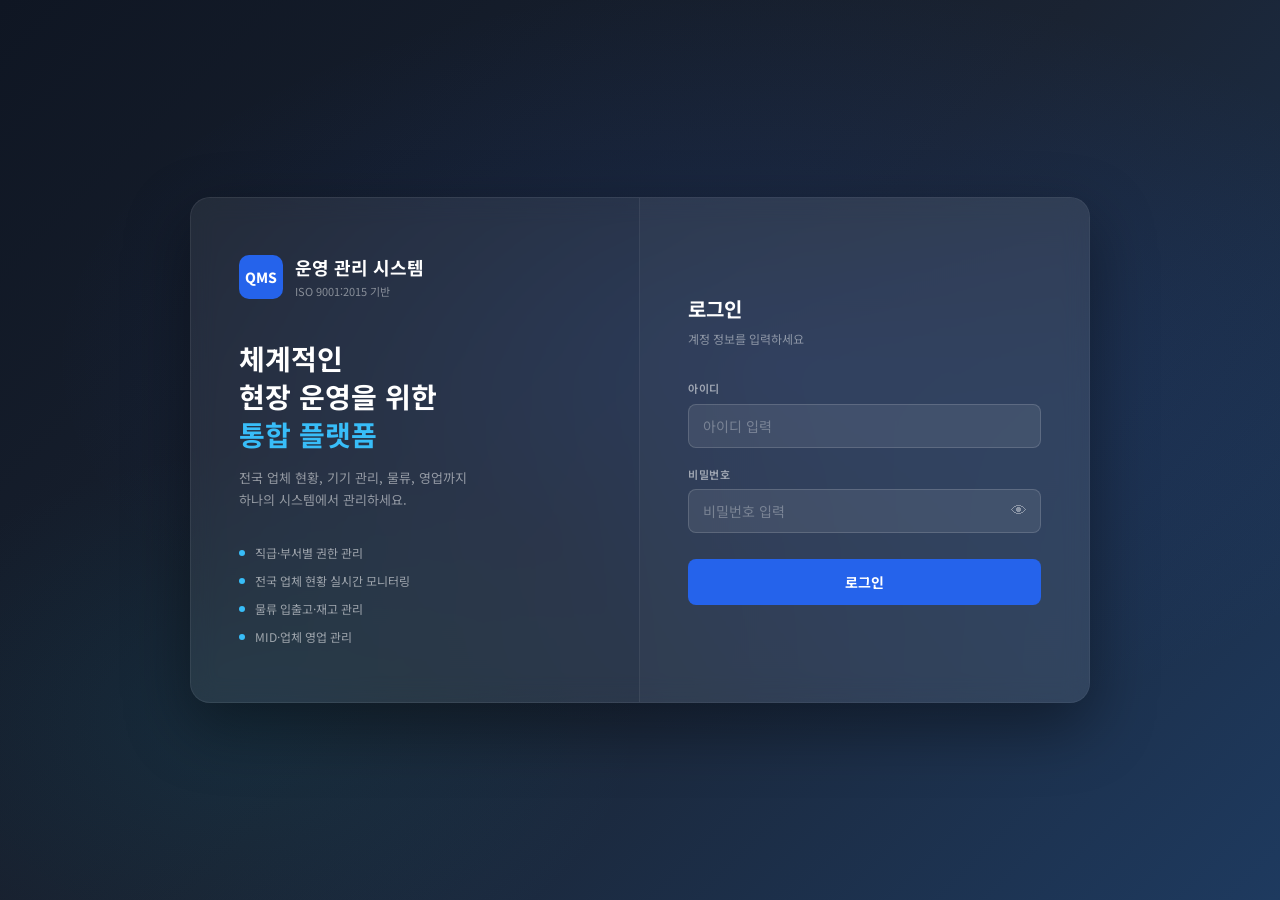
<file: index.html>
<!DOCTYPE html>
<html lang="ko">
<head>
  <meta charset="UTF-8">
  <meta name="viewport" content="width=device-width, initial-scale=1.0">
  <title>QMS — 로그인</title>
  <link rel="stylesheet" href="css/style.css">
</head>
<body>

<!-- 로딩 오버레이 -->
<div class="loading-overlay" id="loading-overlay">
  <div class="spinner"></div>
  <div class="loading-text" id="loading-text">확인 중...</div>
</div>

<!-- 로그인 페이지 -->
<div class="login-page">
  <div class="login-grid">

    <!-- 왼쪽: 브랜드 -->
    <div class="login-left">
      <div class="login-logo">
        <div class="login-logo-icon">QMS</div>
        <div>
          <div class="login-logo-text">운영 관리 시스템</div>
          <div class="login-logo-sub">ISO 9001:2015 기반</div>
        </div>
      </div>
      <div class="login-tagline">
        체계적인<br>현장 운영을 위한<br><span>통합 플랫폼</span>
      </div>
      <div class="login-desc">
        전국 업체 현황, 기기 관리, 물류, 영업까지<br>하나의 시스템에서 관리하세요.
      </div>
      <div class="login-features">
        <div class="login-feat"><div class="login-feat-dot"></div>직급·부서별 권한 관리</div>
        <div class="login-feat"><div class="login-feat-dot"></div>전국 업체 현황 실시간 모니터링</div>
        <div class="login-feat"><div class="login-feat-dot"></div>물류 입출고·재고 관리</div>
        <div class="login-feat"><div class="login-feat-dot"></div>MID·업체 영업 관리</div>
      </div>
    </div>

    <!-- 오른쪽: 로그인 폼 -->
    <div class="login-right">
      <div class="login-form-title">로그인</div>
      <div class="login-form-sub">계정 정보를 입력하세요</div>

      <div id="login-error" class="login-error"></div>

      <div class="form-field">
        <label class="form-label">아이디</label>
        <input class="form-input" type="text" id="login-id"
               placeholder="아이디 입력" autocomplete="username">
      </div>

      <div class="form-field">
        <label class="form-label">비밀번호</label>
        <div class="input-wrap">
          <input class="form-input" type="password" id="login-pw"
                 placeholder="비밀번호 입력" autocomplete="current-password">
          <button class="input-toggle" id="pw-toggle"
                  onclick="UI.togglePw('login-pw', this)" type="button">👁</button>
        </div>
      </div>

      <button class="btn-login" id="login-btn" onclick="Auth.doLogin()">로그인</button>
    </div>

  </div>
</div>

<!-- 토스트 -->
<div class="toast" id="toast"></div>

<!-- JS 로드 순서 중요 -->
<script src="js/config.js"></script>
<script src="js/ui.js"></script>
<script src="js/api.js"></script>
<script src="js/auth.js"></script>
<script>
  /* 이미 로그인 상태면 앱으로 바로 이동 */
  window.addEventListener('DOMContentLoaded', () => {
    if (Auth.getSession()) {
      window.location.href = 'app.html';
    }
  });

  /* 키보드 Enter 지원 */
  document.addEventListener('keydown', e => {
    if (e.key !== 'Enter') return;
    if (document.activeElement?.id === 'login-id') {
      document.getElementById('login-pw').focus();
    } else {
      Auth.doLogin();
    }
  });
</script>
</body>
</html>
</file>
<file: css/style.css>
@import url('https://fonts.googleapis.com/css2?family=Noto+Sans+KR:wght@300;400;500;600;700&display=swap');

/* ══════════════════════════════════
   CSS VARIABLES
══════════════════════════════════ */
:root {
  --navy:       #0f1623;
  --navy2:      #1a2332;
  --blue:       #2563eb;
  --blue2:      #1d4ed8;
  --blue-lt:    #eff6ff;
  --teal:       #0891b2;
  --accent:     #38bdf8;
  --surface:    #ffffff;
  --bg:         #f1f5f9;
  --bg2:        #e8edf5;
  --border:     #d1d9e6;
  --border2:    #c4cfe0;
  --text:       #1e2a3a;
  --text2:      #4a5568;
  --text3:      #8a96a8;
  --success:    #059669;
  --success-lt: #ecfdf5;
  --warn:       #d97706;
  --warn-lt:    #fffbeb;
  --danger:     #dc2626;
  --danger-lt:  #fef2f2;
  --purple:     #7c3aed;
  --purple-lt:  #f5f3ff;
  --r:          8px;
  --r-lg:       12px;
  --shadow:     0 1px 4px rgba(0,0,0,.07), 0 2px 6px rgba(0,0,0,.04);
  --shadow-lg:  0 8px 32px rgba(0,0,0,.12);
}

/* ══ RESET ══ */
*, *::before, *::after { box-sizing: border-box; margin: 0; padding: 0; }
body { font-family: 'Noto Sans KR', sans-serif; background: var(--bg); color: var(--text); font-size: 13px; line-height: 1.5; }

/* ══ LOADING ══ */
.loading-overlay { display:none; position:fixed; inset:0; background:rgba(15,22,35,.88); z-index:9999; align-items:center; justify-content:center; flex-direction:column; gap:16px; backdrop-filter:blur(4px); }
.loading-overlay.show { display:flex; }
.spinner { width:38px; height:38px; border:3px solid rgba(255,255,255,.15); border-top-color:var(--accent); border-radius:50%; animation:spin .8s linear infinite; }
@keyframes spin { to { transform:rotate(360deg); } }
.loading-text { font-size:13px; color:rgba(255,255,255,.6); }

/* ══ LOGIN ══ */
.login-page { min-height:100vh; background:linear-gradient(135deg,var(--navy) 0%,var(--navy2) 50%,#1e3a5f 100%); display:flex; align-items:center; justify-content:center; position:relative; overflow:hidden; }
.login-page::before { content:''; position:absolute; inset:0; background:radial-gradient(ellipse 80% 60% at 60% 40%,rgba(37,99,235,.15) 0%,transparent 70%),radial-gradient(ellipse 50% 50% at 20% 80%,rgba(8,145,178,.1) 0%,transparent 60%); pointer-events:none; }
.login-grid { position:relative; z-index:1; display:grid; grid-template-columns:1fr 1fr; width:900px; max-width:95vw; background:rgba(255,255,255,.04); border:1px solid rgba(255,255,255,.1); border-radius:20px; box-shadow:0 24px 64px rgba(0,0,0,.4); overflow:hidden; backdrop-filter:blur(12px); }
.login-left { padding:56px 48px; background:rgba(255,255,255,.03); border-right:1px solid rgba(255,255,255,.08); display:flex; flex-direction:column; justify-content:center; }
.login-logo { display:flex; align-items:center; gap:12px; margin-bottom:40px; }
.login-logo-icon { width:44px; height:44px; background:var(--blue); border-radius:10px; display:flex; align-items:center; justify-content:center; font-weight:800; font-size:14px; color:#fff; }
.login-logo-text { font-size:18px; font-weight:700; color:#fff; }
.login-logo-sub  { font-size:11px; color:rgba(255,255,255,.45); margin-top:2px; }
.login-tagline { font-size:28px; font-weight:700; color:#fff; line-height:1.35; margin-bottom:14px; }
.login-tagline span { color:var(--accent); }
.login-desc { font-size:13px; color:rgba(255,255,255,.5); line-height:1.7; }
.login-features { margin-top:32px; display:flex; flex-direction:column; gap:10px; }
.login-feat { display:flex; align-items:center; gap:10px; font-size:12px; color:rgba(255,255,255,.55); }
.login-feat-dot { width:6px; height:6px; border-radius:50%; background:var(--accent); flex-shrink:0; }
.login-right { padding:56px 48px; background:rgba(255,255,255,.06); display:flex; flex-direction:column; justify-content:center; }
.login-form-title { font-size:20px; font-weight:700; color:#fff; margin-bottom:6px; }
.login-form-sub   { font-size:12px; color:rgba(255,255,255,.45); margin-bottom:32px; }
.form-field { margin-bottom:18px; }
.form-label { display:block; font-size:11px; font-weight:600; color:rgba(255,255,255,.55); letter-spacing:.5px; text-transform:uppercase; margin-bottom:7px; }
.form-input { width:100%; padding:11px 14px; background:rgba(255,255,255,.08); border:1px solid rgba(255,255,255,.15); border-radius:var(--r); font-size:14px; font-family:inherit; color:#fff; outline:none; transition:all .2s; }
.form-input::placeholder { color:rgba(255,255,255,.3); }
.form-input:focus { border-color:var(--accent); background:rgba(255,255,255,.12); box-shadow:0 0 0 3px rgba(56,189,248,.2); }
.input-wrap { position:relative; }
.input-toggle { position:absolute; right:12px; top:50%; transform:translateY(-50%); background:none; border:none; color:rgba(255,255,255,.4); cursor:pointer; font-size:16px; padding:2px; transition:color .15s; }
.input-toggle:hover { color:rgba(255,255,255,.8); }
.login-error { background:rgba(220,38,38,.15); border:1px solid rgba(220,38,38,.3); border-radius:var(--r); padding:10px 14px; font-size:12px; color:#fca5a5; margin-bottom:16px; display:none; animation:shake .3s ease; }
@keyframes shake { 0%,100%{transform:translateX(0)} 25%{transform:translateX(-6px)} 75%{transform:translateX(6px)} }
.btn-login { width:100%; padding:13px; background:var(--blue); color:#fff; border:none; border-radius:var(--r); font-size:14px; font-weight:700; font-family:inherit; cursor:pointer; transition:all .2s; margin-top:8px; }
.btn-login:hover { background:var(--blue2); transform:translateY(-1px); box-shadow:0 4px 16px rgba(37,99,235,.4); }
.btn-login.loading { pointer-events:none; opacity:.7; }

/* ══ APP SHELL ══ */
.app-header { height:56px; background:var(--surface); border-bottom:1px solid var(--border); display:flex; align-items:center; padding:0 20px; gap:14px; flex-shrink:0; box-shadow:var(--shadow); z-index:50; }
.app-logo { display:flex; align-items:center; gap:10px; }
.app-logo-icon { width:30px; height:30px; background:var(--blue); border-radius:7px; display:flex; align-items:center; justify-content:center; font-weight:800; font-size:11px; color:#fff; }
.app-logo-text { font-weight:700; font-size:14px; }
.app-logo-sub  { font-size:10px; color:var(--text3); margin-top:1px; }
.header-spacer { flex:1; }
.sync-bar { display:flex; align-items:center; gap:6px; font-size:11px; color:var(--text3); }
.sync-dot { width:7px; height:7px; border-radius:50%; background:var(--success); animation:pulse 2.4s ease-in-out infinite; }
.sync-dot.error   { background:var(--danger); animation:none; }
.sync-dot.syncing { background:var(--warn); animation:pulse .6s infinite; }
@keyframes pulse { 0%,100%{opacity:1} 50%{opacity:.3} }
.header-user-pill { display:flex; align-items:center; gap:8px; padding:5px 12px 5px 5px; border:1px solid var(--border); border-radius:20px; background:var(--bg); cursor:default; transition:all .15s; }
.header-user-name { font-size:12px; font-weight:600; }
.header-user-role { font-size:10px; color:var(--text3); }
.btn-logout { padding:6px 12px; border-radius:6px; font-size:12px; font-weight:600; background:transparent; border:1px solid var(--border2); color:var(--text2); cursor:pointer; transition:all .15s; font-family:inherit; }
.btn-logout:hover { background:var(--danger-lt); color:var(--danger); border-color:#fca5a5; }

/* ══ AVATAR ══ */
.avatar { width:26px; height:26px; border-radius:50%; display:flex; align-items:center; justify-content:center; font-size:10px; font-weight:700; color:#fff; flex-shrink:0; }
.av-admin   { background:var(--purple); }
.av-manager { background:var(--blue); }
.av-staff   { background:var(--teal); }
.av-viewer  { background:var(--text3); }

/* ══ SIDEBAR ══ */
.app-body { display:flex; flex:1; overflow:hidden; }
.sidebar { width:210px; background:var(--surface); border-right:1px solid var(--border); display:flex; flex-direction:column; flex-shrink:0; overflow-y:auto; padding:12px 10px; }
.nav-section-label { font-size:9px; font-weight:700; color:var(--text3); letter-spacing:1.2px; text-transform:uppercase; padding:0 8px; margin:14px 0 6px; }
.nav-section-label:first-child { margin-top:0; }
.nav-item { display:flex; align-items:center; gap:9px; padding:8px 10px; border-radius:var(--r); cursor:pointer; color:var(--text2); font-size:13px; font-weight:500; transition:all .15s; margin-bottom:2px; user-select:none; }
.nav-item:hover  { background:var(--bg); color:var(--text); }
.nav-item.active { background:var(--blue-lt); color:var(--blue); font-weight:600; }
.nav-icon  { font-size:15px; width:18px; text-align:center; }
.nav-badge { margin-left:auto; font-size:10px; font-weight:700; padding:1px 6px; border-radius:10px; background:var(--bg2); color:var(--text3); }
.nav-item.active .nav-badge { background:var(--blue); color:#fff; }
.nav-locked { opacity:.4; cursor:not-allowed; }
.nav-locked:hover { background:transparent; color:var(--text2); }

/* ══ MAIN CONTENT ══ */
.main-content { flex:1; overflow-y:auto; padding:24px; }
.page-view        { display:none; }
.page-view.active { display:block; animation:fadeIn .2s ease; }
@keyframes fadeIn { from{opacity:0;transform:translateY(4px)} to{opacity:1;transform:translateY(0)} }

/* ══ PAGE HEADER ══ */
.page-hd { display:flex; align-items:flex-start; margin-bottom:20px; gap:14px; }
.page-hd-text { flex:1; }
.page-title { font-size:17px; font-weight:700; color:var(--text); }
.page-sub   { font-size:12px; color:var(--text3); margin-top:3px; }

/* ══ BUTTONS ══ */
.btn { padding:8px 14px; border-radius:var(--r); font-size:12px; font-weight:600; cursor:pointer; border:1.5px solid transparent; transition:all .15s; display:inline-flex; align-items:center; gap:6px; font-family:inherit; white-space:nowrap; }
.btn:active { transform:scale(.98); }
.btn:disabled { opacity:.45; cursor:not-allowed; }
.btn-primary   { background:var(--blue);        color:#fff;           border-color:var(--blue2); }
.btn-primary:hover   { background:var(--blue2); box-shadow:0 2px 8px rgba(37,99,235,.3); }
.btn-secondary { background:var(--surface);     color:var(--text2);   border-color:var(--border2); }
.btn-secondary:hover { background:var(--bg); }
.btn-danger    { background:var(--danger-lt);   color:var(--danger);  border-color:#fca5a5; }
.btn-danger:hover    { background:#fee2e2; }
.btn-success   { background:var(--success-lt);  color:var(--success); border-color:#6ee7b7; }
.btn-success:hover   { background:#d1fae5; }
.btn-sm { padding:5px 10px; font-size:11px; border-radius:6px; }

/* ══ CARDS ══ */
.card { background:var(--surface); border:1px solid var(--border); border-radius:var(--r-lg); box-shadow:var(--shadow); margin-bottom:0; }
.card-header { padding:14px 18px; border-bottom:1px solid var(--border); display:flex; align-items:center; gap:10px; }
.card-title  { font-size:13px; font-weight:700; flex:1; }
.card-body   { padding:18px; }

/* 통계 카드 */
.stat-card { background:var(--surface); border:1px solid var(--border); border-radius:var(--r-lg); padding:16px 20px; box-shadow:var(--shadow); border-left:4px solid var(--border2); }
.stat-card-label { font-size:10px; font-weight:700; color:var(--text3); letter-spacing:.8px; text-transform:uppercase; margin-bottom:8px; }
.stat-card-value { font-size:26px; font-weight:800; color:var(--text); }
.stat-card-sub   { font-size:11px; color:var(--text3); margin-top:3px; }

/* ══ TABLE ══ */
.table-wrap { background:var(--surface); border:1px solid var(--border); border-radius:var(--r-lg); box-shadow:var(--shadow); overflow:hidden; }
table { width:100%; border-collapse:collapse; font-size:12px; }
thead { background:#f8fafc; }
th { padding:10px 14px; text-align:center; font-size:10px; font-weight:700; color:var(--text3); letter-spacing:.7px; text-transform:uppercase; border-bottom:1px solid var(--border); white-space:nowrap; }
td { padding:11px 14px; border-bottom:1px solid var(--border); color:var(--text); vertical-align:middle; text-align:center; }
tr:last-child td { border-bottom:none; }
tbody tr:hover td { background:#f5f8ff; }
tbody tr.sel td   { background:var(--blue-lt) !important; color:var(--blue); }
.td-left   { text-align:left !important; }
.td-right  { text-align:right !important; font-variant-numeric:tabular-nums; }
.td-mono   { font-family:monospace; font-weight:600; }
.td-muted  { color:var(--text3); }
.td-bold   { font-weight:600; }

/* ══ BADGES ══ */
.badge { display:inline-block; padding:3px 8px; border-radius:20px; font-size:11px; font-weight:600; white-space:nowrap; }
.b-admin    { background:var(--purple-lt); color:var(--purple); }
.b-manager  { background:var(--blue-lt);   color:var(--blue); }
.b-staff    { background:var(--success-lt);color:var(--success); }
.b-viewer   { background:var(--bg2);       color:var(--text3); }
.b-active   { background:var(--success-lt);color:var(--success); }
.b-inactive { background:var(--bg2);       color:var(--text3); }
.b-dept     { background:var(--warn-lt);   color:var(--warn); }
.b-dept2    { background:#f0fdf4; color:#15803d; }
.b-dept3    { background:#fdf2f8; color:#9d174d; }
.b-dept4    { background:#eff6ff; color:#1d4ed8; }

.action-row { display:flex; gap:4px; align-items:center; justify-content:center; }

/* ══ TOOLBAR ══ */
.toolbar { display:flex; gap:8px; margin-bottom:14px; align-items:center; flex-wrap:wrap; }
.search-wrap { position:relative; }
.search-icon { position:absolute; left:10px; top:50%; transform:translateY(-50%); font-size:13px; color:var(--text3); pointer-events:none; }
.search-input { padding:7px 12px 7px 32px; border:1px solid var(--border2); border-radius:var(--r); font-size:13px; font-family:inherit; color:var(--text); background:var(--surface); outline:none; transition:border-color .15s; width:220px; }
.search-input:focus { border-color:var(--blue); box-shadow:0 0 0 2px rgba(37,99,235,.1); }
.filter-select { border:1px solid var(--border2); border-radius:var(--r); padding:7px 10px; font-size:12px; background:var(--surface); color:var(--text2); cursor:pointer; outline:none; font-family:inherit; }
.filter-select:focus { border-color:var(--blue); }

/* ══ MODAL ══ */
.modal-overlay { display:none; position:fixed; inset:0; background:rgba(0,0,0,.45); z-index:1000; align-items:center; justify-content:center; backdrop-filter:blur(3px); }
.modal-overlay.open { display:flex; }
.modal { background:var(--surface); border-radius:var(--r-lg); width:520px; max-height:88vh; overflow-y:auto; box-shadow:var(--shadow-lg); animation:modalIn .2s ease; }
@keyframes modalIn { from{opacity:0;transform:translateY(-10px) scale(.97)} to{opacity:1;transform:none} }
.modal-hd { padding:20px 24px; border-bottom:1px solid var(--border); display:flex; align-items:center; }
.modal-title { font-size:15px; font-weight:700; flex:1; }
.modal-close { background:none; border:none; font-size:20px; cursor:pointer; color:var(--text3); padding:4px; line-height:1; transition:color .15s; }
.modal-close:hover { color:var(--text); }
.modal-body   { padding:22px 24px; }
.modal-footer { padding:14px 24px; border-top:1px solid var(--border); display:flex; justify-content:flex-end; gap:8px; background:#fafbfc; border-radius:0 0 var(--r-lg) var(--r-lg); }

/* ══ FORM FIELDS ══ */
.field { margin-bottom:14px; }
.field-label { display:block; font-size:11px; font-weight:700; color:var(--text2); letter-spacing:.3px; margin-bottom:5px; }
.field-required { color:var(--danger); margin-left:2px; }
.field-input { width:100%; padding:8px 12px; border:1.5px solid var(--border2); border-radius:var(--r); font-size:13px; font-family:inherit; color:var(--text); background:var(--surface); outline:none; transition:all .15s; }
.field-input:focus { border-color:var(--blue); box-shadow:0 0 0 3px rgba(37,99,235,.1); }
.field-input::placeholder { color:var(--text3); }
select.field-input { cursor:pointer; }
textarea.field-input { resize:vertical; }
.field-row  { display:grid; grid-template-columns:1fr 1fr; gap:12px; }
.field-hint { font-size:11px; color:var(--text3); margin-top:4px; }
.pw-wrap { position:relative; }
.pw-eye  { position:absolute; right:10px; top:50%; transform:translateY(-50%); background:none; border:none; cursor:pointer; color:var(--text3); font-size:15px; transition:color .15s; }
.pw-eye:hover { color:var(--text2); }
.strength-bar  { height:4px; border-radius:2px; margin-top:6px; background:var(--bg2); overflow:hidden; }
.strength-fill { height:100%; border-radius:2px; transition:all .3s; }

/* ══ TOGGLE ══ */
.check-toggle { width:36px; height:20px; border-radius:10px; border:none; cursor:pointer; position:relative; transition:all .2s; flex-shrink:0; }
.check-toggle.on  { background:var(--blue); }
.check-toggle.off { background:var(--border2); }
.check-toggle::after { content:''; position:absolute; top:2px; width:16px; height:16px; background:#fff; border-radius:50%; transition:left .2s; box-shadow:0 1px 3px rgba(0,0,0,.2); }
.check-toggle.on::after  { left:18px; }
.check-toggle.off::after { left:2px; }

/* ══ TAB NAV (공통) ══ */
.qms-tab-nav { display:flex; gap:0; border-bottom:2px solid var(--border); margin-bottom:20px; }
.qms-tab-btn { padding:10px 18px; font-size:12px; font-weight:600; cursor:pointer; border:1.5px solid transparent; border-bottom:none; background:transparent; color:var(--text3); transition:all .15s; font-family:inherit; border-radius:8px 8px 0 0; position:relative; bottom:-2px; }
.qms-tab-btn:hover  { background:var(--bg2); color:var(--text2); }
.qms-tab-btn.active { background:var(--surface); color:var(--blue); border-color:var(--border); border-bottom-color:var(--surface); font-weight:700; }

/* 기존 sales/machine 탭 → qms-tab-btn으로 통일 (하위 호환) */
.sales-tab-nav, .machine-tab-nav { display:flex; border-bottom:2px solid var(--border); margin-bottom:20px; }
.sales-tab-btn, .machine-tab-btn { padding:10px 18px; font-size:12px; font-weight:600; cursor:pointer; border:1.5px solid transparent; border-bottom:none; background:transparent; color:var(--text3); transition:all .15s; font-family:inherit; border-radius:8px 8px 0 0; position:relative; bottom:-2px; }
.sales-tab-btn:hover,  .machine-tab-btn:hover  { background:var(--bg2); color:var(--text2); }
.sales-tab-btn.active, .machine-tab-btn.active { background:var(--surface); color:var(--blue); border-color:var(--border); border-bottom-color:var(--surface); font-weight:700; }

/* ══ PERM MATRIX ══ */
.perm-grid { display:grid; grid-template-columns:180px repeat(2,1fr); border:1px solid var(--border); border-radius:var(--r-lg); overflow:hidden; background:var(--surface); box-shadow:var(--shadow); }
.perm-cell { padding:12px 10px; border-bottom:1px solid var(--border); border-right:1px solid var(--border); font-size:12px; display:flex; align-items:center; justify-content:center; }
.perm-cell:nth-child(3n) { border-right:none; }
.perm-cell.row-label   { justify-content:flex-start; font-weight:600; color:var(--text2); background:#fafbfc; }
.perm-cell.col-header  { font-size:10px; font-weight:700; letter-spacing:.5px; text-transform:uppercase; background:#f1f5f9; flex-direction:column; gap:4px; }
.perm-toggle { width:38px; height:22px; border-radius:11px; border:none; cursor:pointer; position:relative; transition:all .2s; flex-shrink:0; }
.perm-toggle.on  { background:var(--blue); }
.perm-toggle.off { background:var(--border2); }
.perm-toggle::after { content:''; position:absolute; top:3px; width:16px; height:16px; background:#fff; border-radius:50%; transition:left .2s; box-shadow:0 1px 3px rgba(0,0,0,.2); }
.perm-toggle.on::after  { left:19px; }
.perm-toggle.off::after { left:3px; }

/* ══ PERM LEVEL BUTTONS ══ */
.perm-level-btn { display:inline-flex; align-items:center; gap:5px; padding:5px 10px; border-radius:20px; font-size:11px; font-weight:600; cursor:pointer; transition:all .15s; user-select:none; border:1.5px solid transparent; }
.perm-level-btn:hover { filter:brightness(.93); }
.pl-none { background:var(--bg2);        color:var(--text3);    border-color:var(--border2); }
.pl-view { background:var(--blue-lt);    color:var(--blue);     border-color:#bfdbfe; }
.pl-edit { background:var(--success-lt); color:var(--success);  border-color:#6ee7b7; }
.perm-level-icon { font-size:12px; }
.perm-level-text { font-size:11px; }

/* ══ USER PERM PANEL ══ */
.user-perm-panel { background:var(--bg); border:1px solid var(--border); border-radius:var(--r); padding:4px 12px; margin-top:6px; }
.user-perm-row { display:flex; align-items:center; padding:10px 0; border-bottom:1px solid var(--border); gap:12px; }
.user-perm-row:last-child { border-bottom:none; }
.user-perm-label { flex:1; display:flex; flex-direction:column; gap:2px; }
.user-perm-label > span:first-child { font-size:13px; font-weight:600; color:var(--text); }
.user-perm-role-default { font-size:10px; color:var(--text3); }
.user-perm-btns { display:flex; gap:4px; }
.uperm-btn { padding:4px 9px; border-radius:6px; font-size:11px; font-weight:600; cursor:pointer; border:1.5px solid var(--border2); background:var(--surface); color:var(--text3); transition:all .15s; font-family:inherit; }
.uperm-btn:hover { border-color:var(--blue); color:var(--blue); }
.uperm-btn.selected            { background:var(--text);        color:#fff;             border-color:var(--text); }
.uperm-btn.uperm-none.selected { background:var(--bg2);         color:var(--text2);     border-color:var(--border2); }
.uperm-btn.uperm-view.selected { background:var(--blue-lt);     color:var(--blue);      border-color:#bfdbfe; }
.uperm-btn.uperm-edit.selected { background:var(--success-lt);  color:var(--success);   border-color:#6ee7b7; }

/* ══ ROLE CARDS ══ */
.role-cards-grid { display:grid; grid-template-columns:1fr 1fr; gap:10px; margin-top:8px; }
.role-card { border:2px solid var(--border); border-radius:var(--r-lg); padding:14px; cursor:pointer; transition:all .2s; background:var(--surface); }
.role-card:hover    { border-color:var(--blue); background:var(--blue-lt); }
.role-card.selected { border-color:var(--blue); background:var(--blue-lt); }
.role-card-name { font-size:13px; font-weight:700; margin-bottom:3px; }
.role-card-desc { font-size:11px; color:var(--text3); line-height:1.5; }

/* ══ TOAST ══ */
.toast { position:fixed; bottom:24px; left:50%; transform:translateX(-50%) translateY(60px); background:var(--text); color:#fff; padding:10px 20px; border-radius:20px; font-size:13px; font-weight:500; z-index:9999; transition:transform .3s ease; pointer-events:none; white-space:nowrap; box-shadow:0 4px 16px rgba(0,0,0,.2); }
.toast.show { transform:translateX(-50%) translateY(0); }

/* ══ ACCESS DENIED ══ */
.access-denied { text-align:center; padding:80px 20px; }
.access-icon   { font-size:52px; margin-bottom:16px; }
.access-text   { font-size:16px; font-weight:700; color:var(--text); margin-bottom:8px; }
.access-sub    { font-size:13px; color:var(--text3); }

/* ══ PW SECTION ══ */
.pw-section { background:var(--warn-lt); border:1px solid #fde68a; border-radius:var(--r); padding:12px 14px; margin-bottom:14px; font-size:12px; color:var(--warn); }

/* ══ 반응형 ══ */
@media (max-width:640px) {
  .login-grid { grid-template-columns:1fr; }
  .login-left { display:none; }
  .login-right { padding:40px 28px; }
  .sidebar { width:52px; }
  .nav-item span:not(.nav-icon) { display:none; }
  .nav-badge { display:none; }
}
</file>
